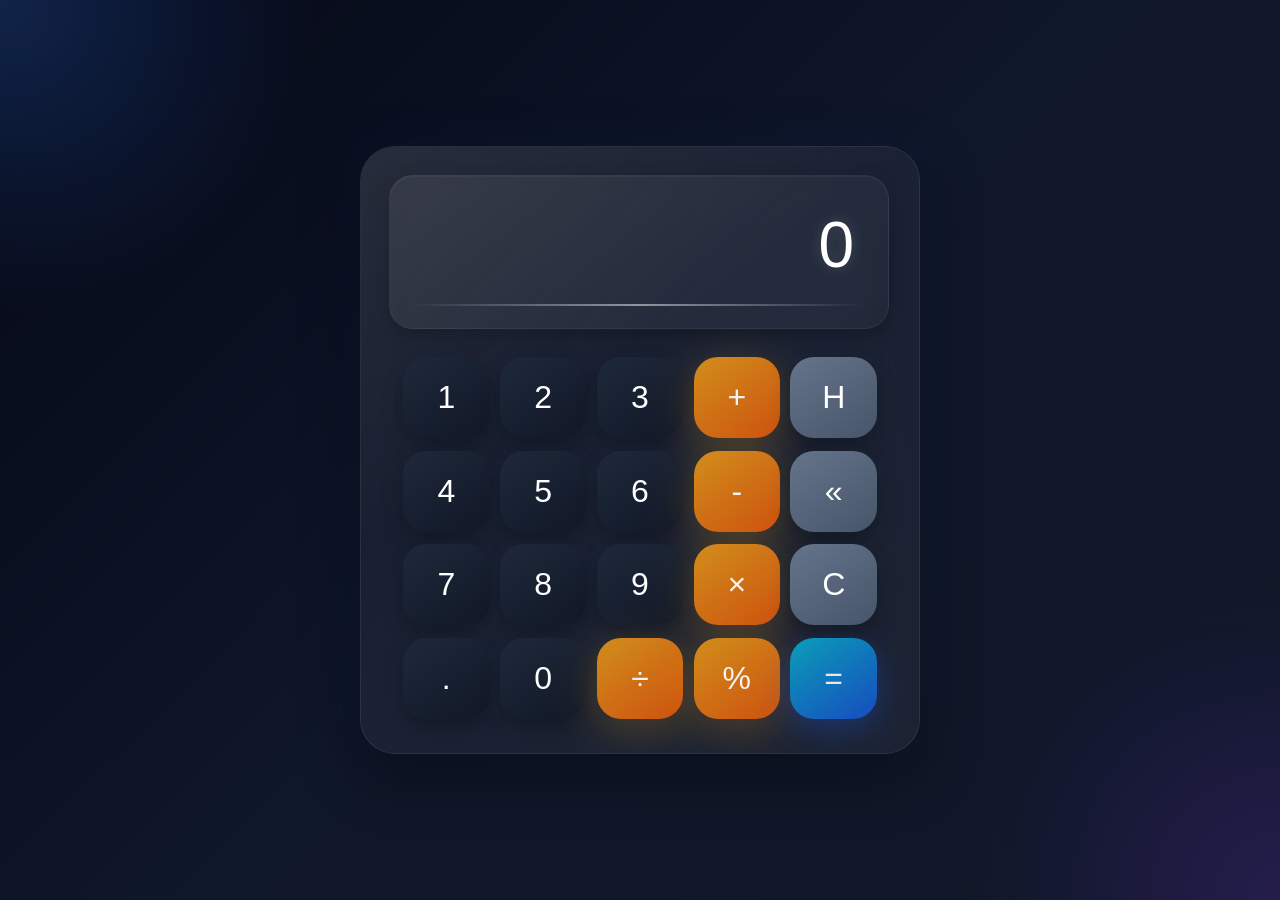
<file: index.html>
<!DOCTYPE html>
<html>
  <head>
	<meta charset="UTF-8">
	<link rel="preload" href="styles/style.css" as="style" type="text/css">
    <link rel="stylesheet" href="styles/style.css">
	<meta name="viewport" content="width=device-width, initial-scale=1.0">
	<link rel="icon" href="images/calicon.png" type="image/png">
	<title>Calcultor</title>
  </head>
  <body>
	<main>
	  <div class="calculator-section">
		<section class="result_section">
			<!-- Result area -->
			<div class="result">0</div>
			<hr class="line-divider">
		</section>
		  <div class="buttons-grid">
			<button onclick="append(1)" class="number" id="1">1</button>
			<button onclick="append(2)" class="number" id="2">2</button>
			<button onclick="append(3)" class="number" id="3">3</button>
			<button onclick="operate('+')" class="operator" id="+">+</button>
			<a href="html/history.html" id="link-history">
				<button class="history" id="H" title="History bUtton">H</button>
			</a>
			<br>
			<button onclick="append(4)" class="number" id="4">4</button>
			<button onclick="append(5)" class="number" id="5">5</button>
			<button onclick="append(6)" class="number" id="6">6</button>
			<button onclick="operate('-')" class="operator" id="-">-</button>
			<button onclick="back()" class="back" id="b">«</button>
			<br>
			<button onclick="append(7)" class="number" id="7">7</button>
			<button onclick="append(8)" class="number" id="8">8</button>
			<button onclick="append(9)" class="number" id="9">9</button>
			<button onclick="operate('×')" class="operator" id="*">×</button>
			<button onclick="clearResult()" class="clear" id="C">C</button>
			<br>
			<button onclick="point()" class="point" id=".">.</button>
			<button onclick="append(0)" class="number" id="0">0</button>
			<button onclick="operate('÷')" class="operator" id="/">÷</button>
			<button onclick="percentage('%')" class="operator" id="%">%</button>
			<button onclick="calculate()" class="evaluate" id="=">=</button>
		  </div>
	    </div>
	  </main>
	<script src="java/script.js"></script>
  </body>
</html>
</file>
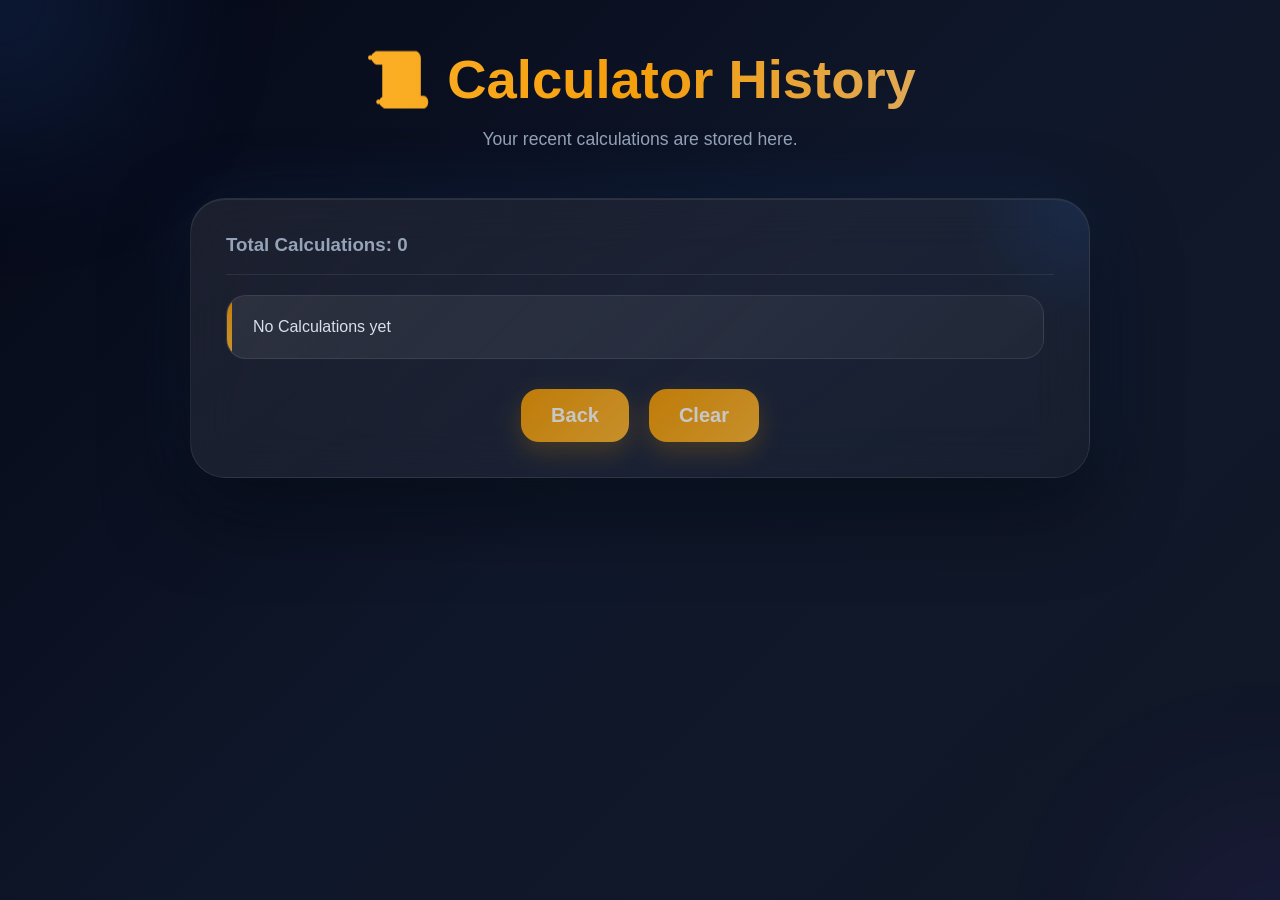
<file: html/history.html>
<!DOCTYPE html>
<html lang="en">
<head>
    <meta charset="UTF-8">
    <meta name="viewport" content="width=device-width, initial-scale=1.0">
    <title>Calculator History</title>
    <link rel="stylesheet" href="../styles/history.css">
    <link rel="icon" href="../images/calicon.png" type="image/png">
</head>
<body>
    <div class="bg-glow glow-1"></div>
    <div class="bg-glow glow-2"></div>

    <main class="history-container">
      
        <header class="history-header">
            <h1>📜 Calculator History</h1>
            <p>Your recent calculations are stored here.</p>
        </header>

        <section class="history-section">
            <div class="history-toolbar">
                <h3>Total Calculations: <span id="eval-counter">0</span></h3>
            </div>

            <ul class="history-list" id="history-list">
                <li class="history-item">
                    No Calculations yet
                </li>
            </ul>

            <div class="buttons-container">
                <a href="../index.html">
                    <button class="back-btn" id="back-btn">Back</button>
                </a>
                <button class="clear-btn" id="clear-btn">
                    Clear
                </button>
            </div>
        </section>

    </main>

    <script src="../java/history.js"></script>
</body>
</html>
</file>
<file: styles/style.css>
:root{
	--radius:28px;
	--bg:#050816;
	--glass:rgba(255,255,255,.06);
	--border:rgba(255,255,255,.08);
	--white:#ffffff;
	--text:#dbe4ee;
	--number:#1f2937;
	--number-hover:#334155;
	--operator:#f59e0b;
	--operator-hover:#ffb938;
	--special:#64748b;
	--special-hover:#7c8da5;
	--shadow:
	0 20px 60px rgba(0,0,0,.45);
}

*{
	margin:0;
	padding:0;
	box-sizing:border-box;
}

html {
    scroll-behavior: smooth;
    overscroll-behavior: none;
}

::selection {
	background: rgb(29, 6, 230);
	color: #80e1f0;
}

::-webkit-scrollbar {
	width: 8px;
	scroll-behavior: smooth;
}

::-webkit-scrollbar-track {
    background:
		linear-gradient(135deg,
		rgb(46, 44, 44),
		rgb(43, 40, 40));
	border-radius: 10px;
}

::-webkit-scrollbar-thumb {
	background: #265481;
	border-radius: 10px;
	transition: 0.1s;
}

body{
	min-height: 100vh;
	display: flex;
	justify-content: center;
	align-items: center;
	font-family:'Inter',sans-serif;
	background:
		radial-gradient(circle at top left,rgba(59,130,246,.22),transparent 20%),
		radial-gradient(circle at bottom right,rgba(124,58,237,.18),transparent 20%),
		linear-gradient(135deg,#050816,#0f172a,#111827);
	overflow-x: hidden;
	position: relative;
}

/* BACKGROUND GLOW */
body::before{
	content:"";
	position: fixed;
	width: 400px;
	height: 400px;
	background: radial-gradient(circle,rgba(59,130,246,.18),transparent 70%);
	top: -200px;
	left: -180px;
	opacity: 0.2;
	filter: blur(90px);
	animation: floatGlow 12s ease-in-out infinite;
}

body::after {
	content:"";
	position: fixed;
	width: 450px;
	height: 450px;
	background:
		radial-gradient(circle,rgba(97, 58, 237, 0.18),transparent 70%);
	opacity: 0.2;
	bottom: -180px;
	right: -180px;
	filter: blur(90px) brightness(80%);
	animation: floatGlow2 16s ease-in-out infinite;
}

/* MAIN */
main {
	position: relative;
	z-index: 2;
}

/* CALCULATOR */
.calculator-section {
	position: relative;
	width: min(96vw,560px);
	text-align: center;
	height: max-content;
	padding: clamp(16px,3vw,28px);
	margin: 1em auto;
	border-radius: 35px;
	background: rgba(255,255,255,.05);
	border: 1px solid var(--border);
	backdrop-filter:blur(22px);
	box-shadow:
		var(--shadow),
		0 0 60px rgba(59,130,246,.08);
	overflow: hidden;
}

/* SHINE EFFECT */
.calculator-section::before{
	content:"";
	position: absolute;
	inset: 0;
	background:
	    linear-gradient(145deg,
		rgba(255,255,255,.08),
        transparent 40%);
	pointer-events: none;
}

/* RESULT AREA */
.result_section{
	background:
		linear-gradient(135deg,
		rgba(255,255,255,.08),
		rgba(255,255,255,.03));
	padding: 22px;
	width: 500px;
	border-radius: 24px;
	margin-bottom: 22px;
	border: 1px solid rgba(255,255,255,.05);
	box-shadow:
		inset 0 1px 1px rgba(255,255,255,.05),
		0 8px 20px rgba(0,0,0,.25);
}

/* RESULT TEXT */

.result {
	width: 100%;
	color: var(--white);
	font-size: 4em;
	font-weight: 500;
	text-align: right;
	font-family: 'Inter',sans-serif;
	letter-spacing: 2px;
	text-shadow: 0 0 15px rgba(255,255,255,.18);
	text-wrap: wrap;
	word-break: break-all;
	padding: 10px;
	overflow-x: auto;
	overflow-y: hidden;
	white-space: nowrap;
}

.result::-webkit-scrollbar {
	height: 8px;
	scroll-behavior: smooth;
}

.result::-webkit-scrollbar-track {
    background:
		linear-gradient(135deg,
		rgba(255,255,255,.08),
		rgba(255,255,255,.03));
	border-radius: 10px;
}

.result::-webkit-scrollbar-thumb {
	background: #265481;
	border-radius: 10px;
	transition: 0.1s;
}

.result::-webkit-scrollbar-thumb:hover {
	background: #0e5aa1;
}

/* LINE */
.line-divider{
	margin-top: 12px;
	border: none;
	height: 2px;
	border-radius: 20px;
	background:
		linear-gradient(90deg,
		transparent, rgba(255,255,255,.5), transparent);
}

/* BUTTONS */
button {
	position: relative;
	margin: 0.2em 3px;
	width: 5.4rem;
	height: 5.05rem;
	border: none;
	border-radius: 24px;
	font-size: 2rem;
	font-weight: 500;
	color: var(--white);
	cursor: pointer;
	overflow: hidden;
	transition:
		transform .25s,
		box-shadow .25s,
		background .25s;
	box-shadow: 0 10px 20px rgba(0,0,0,.25);
}

/* BUTTON SHINE */
button::before{
	content:"";
	position: absolute;
	top: 0;
	left: -120%;
	width: 100%;
	height: 100%;
	background:
		linear-gradient(90deg,
		transparent,rgba(255,255,255,.2),transparent);
	transition:.6s;
}

button:hover::before{
	left: 120%;
}

/* HOVER */
button:hover{
	transform: translateY(-5px) scale(1.05);
}

/* CLICK */
button:active{
	transform: scale(.94);
}

/* Tab */
button:focus, a:focus {
	outline: none;
}

/* NUMBER BUTTONS */
.number, .point{
	background: linear-gradient(145deg, #1e293b, #111827);
}

.number:hover, .point:hover{
	background: linear-gradient(145deg, #334155, #1f2937);
	box-shadow: 0 15px 30px rgba(59,130,246,.12);
}

/* OPERATOR */
.operator, .percent {
	background: linear-gradient(145deg, #da941c, #d65510);
	box-shadow: 0 10px 45px rgba(245, 159, 11, 0.267);
	filter: brightness(96%);
}

.operator:hover, .percent:hover {
	background: linear-gradient(145deg,#e7a220,#e68434);
	box-shadow: 0 15px 40px rgba(245, 159, 11, 0.267);
	filter: brightness(97%);
}

/* SPECIAL BUTTONS */
.history, .clear, .back{
	background: linear-gradient( 145deg,#64748b,#475569);
}

.history:hover, .clear:hover, .back:hover{
	background: linear-gradient(145deg,#7c8da5,#64748b);
	box-shadow: 0 15px 30px rgba(100,116,139,.3);
}

/* EQUAL BUTTON */
.evaluate {
	filter: brightness(90%);
	background: linear-gradient(145deg,#0cafcc,#1954d4);
	box-shadow: 0 10px 30px rgba(37,99,235,.35);
}

.evaluate:hover {
	filter: brightness(93%);
	background: linear-gradient(145deg,#13c2dd,#2069df);
	box-shadow: 0 18px 40px rgba(37,99,235,.45);
}

/* ANIMATIONS */
@keyframes floatGlow{
	0%{
		transform: translate(0px,0px);
	}
	50%{
		transform: translate(80px,60px);
	}
	100%{
		transform: translate(0px,0px);
	}
}

@keyframes floatGlow2{
	0%{
		transform:translate(0px,0px);
	}
	50%{
		transform:translate(-80px,-40px);
	}
	100%{
		transform:translate(0px,0px);
	}

}

/* RESPONSIVE */
@media (max-width:600px) {
	
	.calculator-section { 
		width: 80vw;
		padding: 20px;
		border-radius: 28px;
	}
	button {
		width: 68px;
		height: 65px;
		font-size: 26px;
		margin: 6px 4px;
		border-radius: 18px;
	}

	.result_section {
		width: 72vw;
		padding: 0.8em;
	}

	.result {
		font-size: 48px;
		padding: 0.2rem 0.4rem;
	}
}
</file>
<file: styles/history.css>
:root{
    --bg: #050816;
    --card: #0f172a;
    --border: rgba(255,255,255,.08);
    --orange:  #f59e0b;
    --orange-light: #ffb938;
    --blue: #3b82f6;
    --purple: #7c3aed;
    --text: #d8e0ea;
    --muted: #94a3b8;
}

*{
    margin: 0;
    padding: 0;
    box-sizing: border-box;
    scroll-behavior: smooth;
}

body{
    min-height: 100vh;
    font-family: Inter, Segoe UI,sans-serif;
    background:
        linear-gradient(135deg,
        #050816,#0f172a,#111827);
    color: var(--text);
    display: flex;
    justify-content: center;
    overflow: auto;
}

/* BACKGROUND GLOWS */
.bg-glow{
    position: fixed;
    border-radius: 50%;
    filter: blur(100px);
    pointer-events: none;
}

.glow-1{
    width: 200px;
    height: 200px;
    background: var(--blue);
    opacity: 0.3;
    top: -100px;
    left: -100px;
}

.glow-2{
    width: 200px;
    height: 200px;
    background: var(--purple);
    opacity: 0.2;
    bottom: -150px;
    right: -100px;
}

/* MAIN CONTAINER */
.history-container{
    width: min(900px,90vw);
}

/* HEADER */
.history-header {
    text-align: center;
    margin: 3em auto 3em;
}

.history-header h1{
    font-size: 3.4rem;
    background:
        linear-gradient(90deg,
        var(--orange-light),var(--orange), rgb(209, 175, 132)); 
    -webkit-background-clip: text;
    background-clip: text;
    -webkit-text-fill-color: transparent;
    margin-bottom: 10px;
}

.history-header p {
    margin: 18px auto 5px;
    color: var(--muted);
    font-size: 1.1rem;
}

/* HISTORY Section */
.history-section{
    position: relative;
    background:
        linear-gradient(145deg,
        rgba(255,255,255,.08),rgba(255,255,255,.03));
    backdrop-filter: blur(25px);
    border: 1px solid rgba(255,255,255,.08);
    border-radius: 35px;
    padding: 35px;
    overflow-x: hidden;
    box-shadow:
        0 30px 80px rgba(0,0,0,.55),
        0 0 80px rgba(59,130,246,.12),
        inset 0 1px rgba(255,255,255,.08);
    animation: appear .8s ease;
}

@keyframes appear{
    from{
        opacity: 0;
        transform: translateY(40px);
    }

    to{
        opacity: 1;
        transform: translateY(0);
    }
}

.history-section::before{
    content:"";
    position: absolute;
    width: 250px;
    height: 250px;
    top: -120px;
    right: -120px;
    border-radius: 50%;
    background:
        radial-gradient(circle,
        rgba(28, 90, 189, 0.158), transparent 70%);
    pointer-events: none;
}

.history-toolbar{
    display: flex;
    justify-content: space-between;
    align-items: center;
    margin-bottom: 20px;
    padding-bottom: 18px;
    border-bottom: 1px solid rgba(255,255,255,.08);
    color: var(--muted);
    font-weight: 600;
}

.history-item::after{
    content:"";
    position: absolute;
    top: 0;
    left: -120%;
    width: 100%;
    height: 100%;
    background:
        linear-gradient(90deg,
        transparent, rgba(255,255,255,.06),transparent);
    transition: .8s;
}

.history-item:hover::after{
    left: 120%;
}

/* LIST */
.history-list{
    display: flex;
    flex-direction: column;
    gap: 18px;
}

/* ITEM */
.history-list{
    width: 100%;
    display: flex;
    flex-direction: column;
    gap: 18px;
    padding-right: 10px;
}

.history-list::-webkit-scrollbar{
    width: 12px;
}

.history-list::-webkit-scrollbar-track{
    background: rgba(255,255,255,.04);
    border-radius: 20px;
}

.history-list::-webkit-scrollbar-thumb{
    background: 
        linear-gradient(to bottom, 
        var(--orange-light), var(--orange));
    border-radius: 20px;
}

.history-item::before{
    content: "";
    position: absolute;
    left: 0;
    top: 0;
    width: 5px;
    height: 100%;
    filter: brightness(80%);
    background:
        linear-gradient(to bottom,
        var(--orange), var(--orange-light));
}

.history-item:hover{
    transform: translateY(-6px) scale(1.015);
    box-shadow:
        0 15px 45px rgba(245,158,11,.18),
        0 0 35px rgba(245,158,11,.15);
}

.history-item{
    width: 100%;
    position: relative;
    display: grid;
    grid-template-columns: 1fr auto;
    gap: 20px;
    align-items: center;
    padding: 22px 26px;
    border-radius: 20px;
    background:
        linear-gradient(135deg,
        rgba(255,255,255,.08),
        rgba(255,255,255,.04));
    border: 1px solid rgba(255,255,255,.08);
    transition: .35s;
    word-break: break-word;
    overflow: hidden;
    overflow-wrap: break-word;
}

.history-item span{
    font-size: 1.1rem;
    font-weight: 700;
    color: var(--text);
    filter: brightness(82%);
    overflow-wrap: anywhere;
    word-break: break-word;
    line-height: 1.6;
    max-width: 70%;
}

.history-item strong{
    align-self: start;
    white-space: nowrap;
    padding: 10px 16px;
    border-radius: 12px;
    background:
        linear-gradient(135deg,
        rgba(245,158,11,.15),
        rgba(255,184,56,.08));
    border: 1px solid rgba(245,158,11,.2);
    color: var(--orange-light);
    font-size: 1.15rem;
    font-weight: 800;
    text-shadow: 0 0 15px rgba(245,158,11,.35);
}

.history-item hr{
    flex: 1;
    margin: 0 20px;
    border: none;
    height: 1px;
    background:
        linear-gradient(to right,
        transparent, rgba(255,255,255,.25), transparent);
}

.buttons-container{
    margin-top: 30px;
    display: flex;
    justify-content: center;
    gap: 20px;
    flex-wrap: wrap;
}

.back-btn, .clear-btn {
    position: relative;
    border: none;
    padding: .75em 1.5em;
    border-radius: 18px;
    font-size: 1.25rem;
    font-weight: 700;
    color: white;
    filter: brightness(78%);
    cursor: pointer;
    overflow: hidden;
    transition: .35s;
    background:
        linear-gradient(135deg,
        #f59e0b, #ffb938);
    box-shadow: 0 10px 25px rgba(245,158,11,.25);
}

.back-btn:hover, .clear-btn:hover{
    transform: translateY(-5px) scale(1.05);
    box-shadow:
        0 15px 35px rgba(245,158,11,.35),
        0 0 35px rgba(245,158,11,.25);
}

.back-btn:active, .clear-btn:active{
    transform: scale(.97);
}

/* SCROLLBAR */
::-webkit-scrollbar{
    width: 10px;
}

::-webkit-scrollbar-track {
    background: #d6d4d4;
}

::-webkit-scrollbar-thumb{
    background: var(--orange);
    border-radius:20px;
}
</file>
